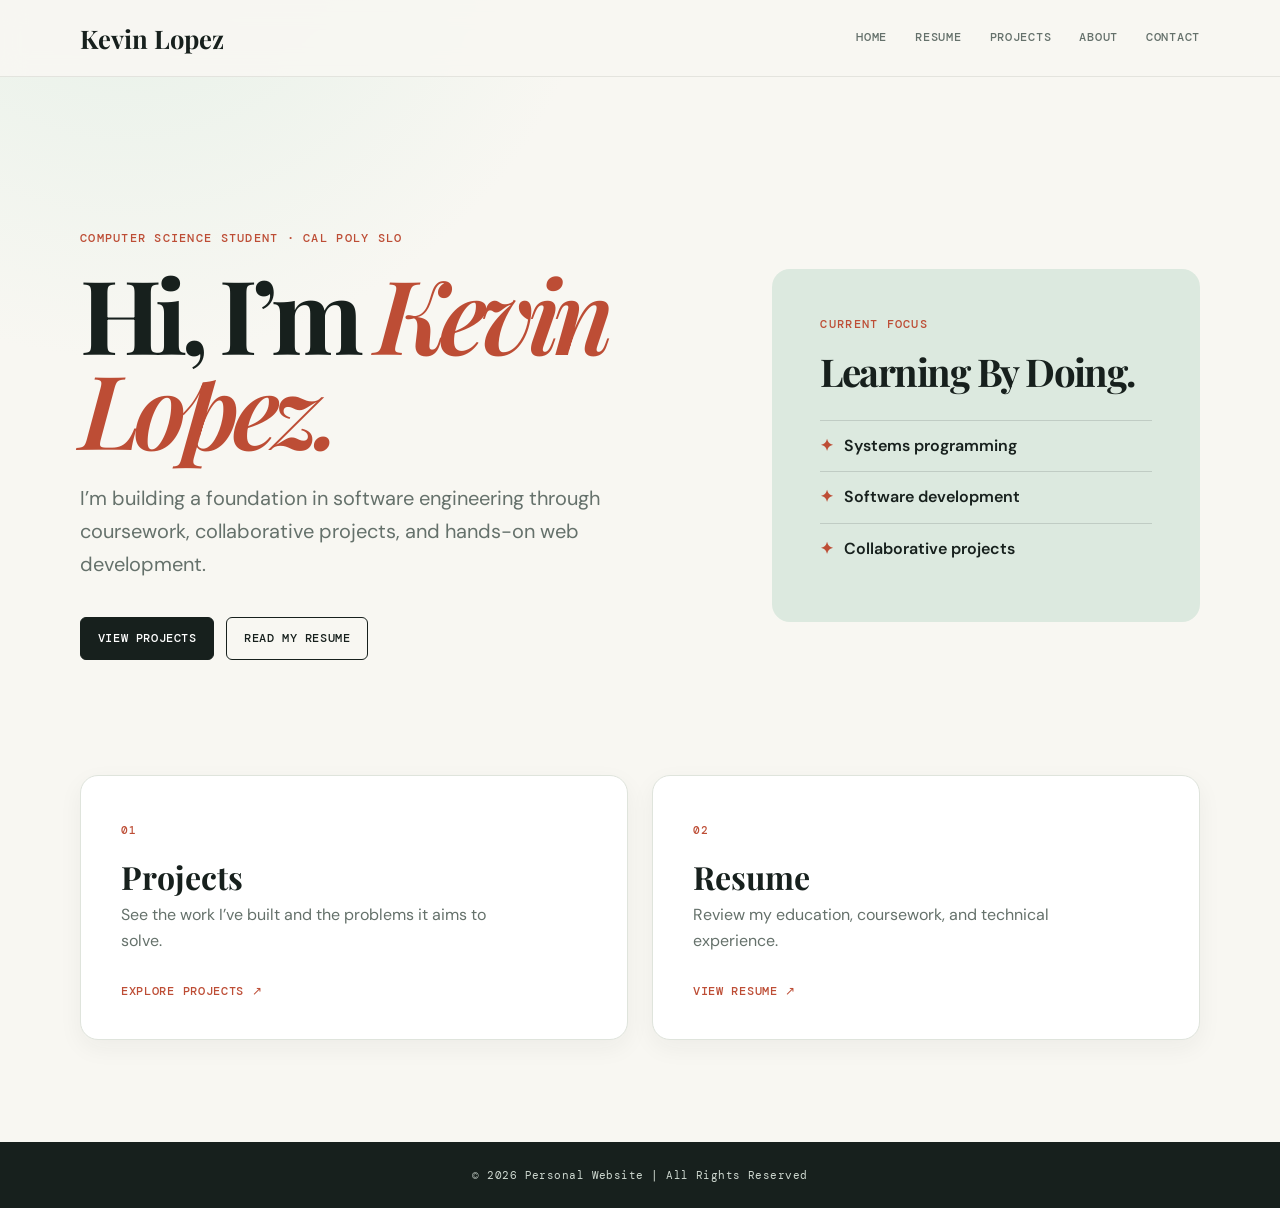
<file: index.html>
<!DOCTYPE html>
<html>
    <head>
        <meta charset="UTF-8">
        <title>Home Page</title>
        <link rel="stylesheet" href="styles.css">
    </head>
    <body>
        <nav class = "navbar">
            <h1 class = "logo">
                <a href="index.html">Kevin Lopez</a>
                <ul class="nav-list">
                    <li><a href="index.html">Home</a></li>
                    <li><a href="resume.html">Resume</a></li>
                    <li><a href="projects.html">Projects</a></li>
                    <li><a href="about.html">About</a></li>
                    <li><a href="contact.html">Contact</a></li>
                </ul>
            </h1>
        </nav>
        <main>
            <section class="home-hero" aria-labelledby="home-heading">
                <div class="home-copy">
                    <p class="home-eyebrow">Computer Science student · Cal Poly SLO</p>
                    <h1 id="home-heading">Hi, I’m <em>Kevin Lopez.</em></h1>
                    <p class="home-lede">I’m building a foundation in software engineering through coursework, collaborative projects, and hands-on web development.</p>
                    <div class="home-actions">
                        <a href="projects.html">View projects</a>
                        <a class="secondary-action" href="resume.html">Read my resume</a>
                    </div>
                </div>
                <aside class="home-focus" aria-label="Current focus areas">
                    <p class="focus-label">Current focus</p>
                    <h2>Learning By Doing.</h2>
                    <ul>
                        <li>Systems programming</li>
                        <li>Software development</li>
                        <li>Collaborative projects</li>
                    </ul>
                </aside>
            </section>
            <section class="home-explore" aria-label="Explore my work">
                <a class="explore-card" href="projects.html">
                    <span>01</span>
                    <h2>Projects</h2>
                    <p>See the work I’ve built and the problems it aims to solve.</p>
                    <strong>Explore projects ↗</strong>
                </a>
                <a class="explore-card" href="resume.html">
                    <span>02</span>
                    <h2>Resume</h2>
                    <p>Review my education, coursework, and technical experience.</p>
                    <strong>View resume ↗</strong>
                </a>
            </section>
        </main>
        <footer class = "footer">© 2026 Personal Website | All Rights Reserved</footer>
    </body>
</html>
</file>
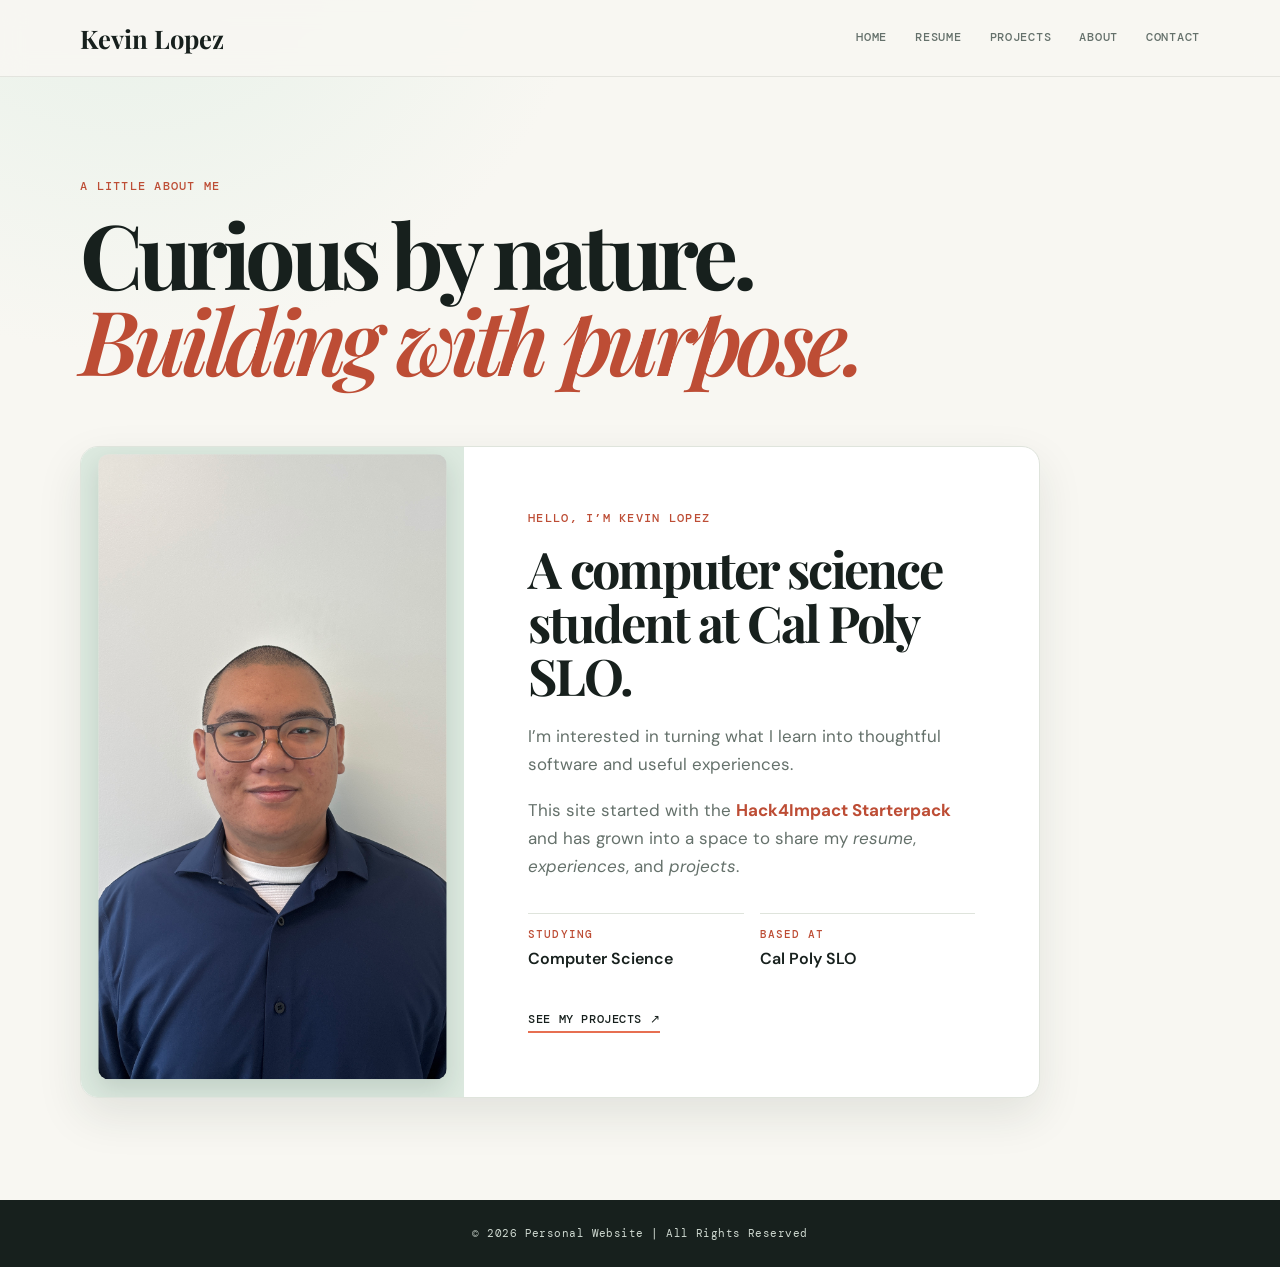
<file: about.html>
<!DOCTYPE html>
<html>
    <head>
        <meta charset="UTF-8">
        <title>About</title>
        <link rel="stylesheet" href="styles.css">
    </head>
    <body>
        <nav class ="navbar">
            <h1 class= "logo">
                <a href="index.html">Kevin Lopez</a>
                <ul class="nav-list">
                    <li><a href="index.html">Home</a></li>
                    <li><a href="resume.html">Resume</a></li>
                    <li><a href="projects.html">Projects</a></li>
                    <li><a href="about.html">About</a></li>
                    <li><a href="contact.html">Contact</a></li>
                </ul>
            </h1>
        </nav>
        <main>
            <header class="about-header">
                <p class="about-eyebrow">A little about me</p>
                <h1>Curious by nature.<br><em>Building with purpose.</em></h1>
            </header>
            <section class="about-profile" aria-labelledby="about-heading">
                <div class="about-image about-portrait">
                    <img src="me.JPG" alt="Image of Kevin Lopez">
                </div>
                <div class="about-copy">
                    <p class="about-kicker">Hello, I’m Kevin Lopez</p>
                    <h2 id="about-heading">A computer science student at Cal Poly SLO.</h2>
                    <p>I’m interested in turning what I learn into thoughtful software and useful experiences.</p>
                    <p>This site started with the <strong>Hack4Impact Starterpack</strong> and has grown into a space to share my <em>resume</em>, <em>experiences</em>, and <em>projects</em>.</p>
                    <dl class="about-facts">
                        <div>
                            <dt>Studying</dt>
                            <dd>Computer Science</dd>
                        </div>
                        <div>
                            <dt>Based at</dt>
                            <dd>Cal Poly SLO</dd>
                        </div>
                    </dl>
                    <a class="about-cta" href="projects.html">See my projects ↗</a>
                </div>
            </section>
        </main>
        <footer class="footer">© 2026 Personal Website | All Rights Reserved</footer>
    </body>
</html>
</file>
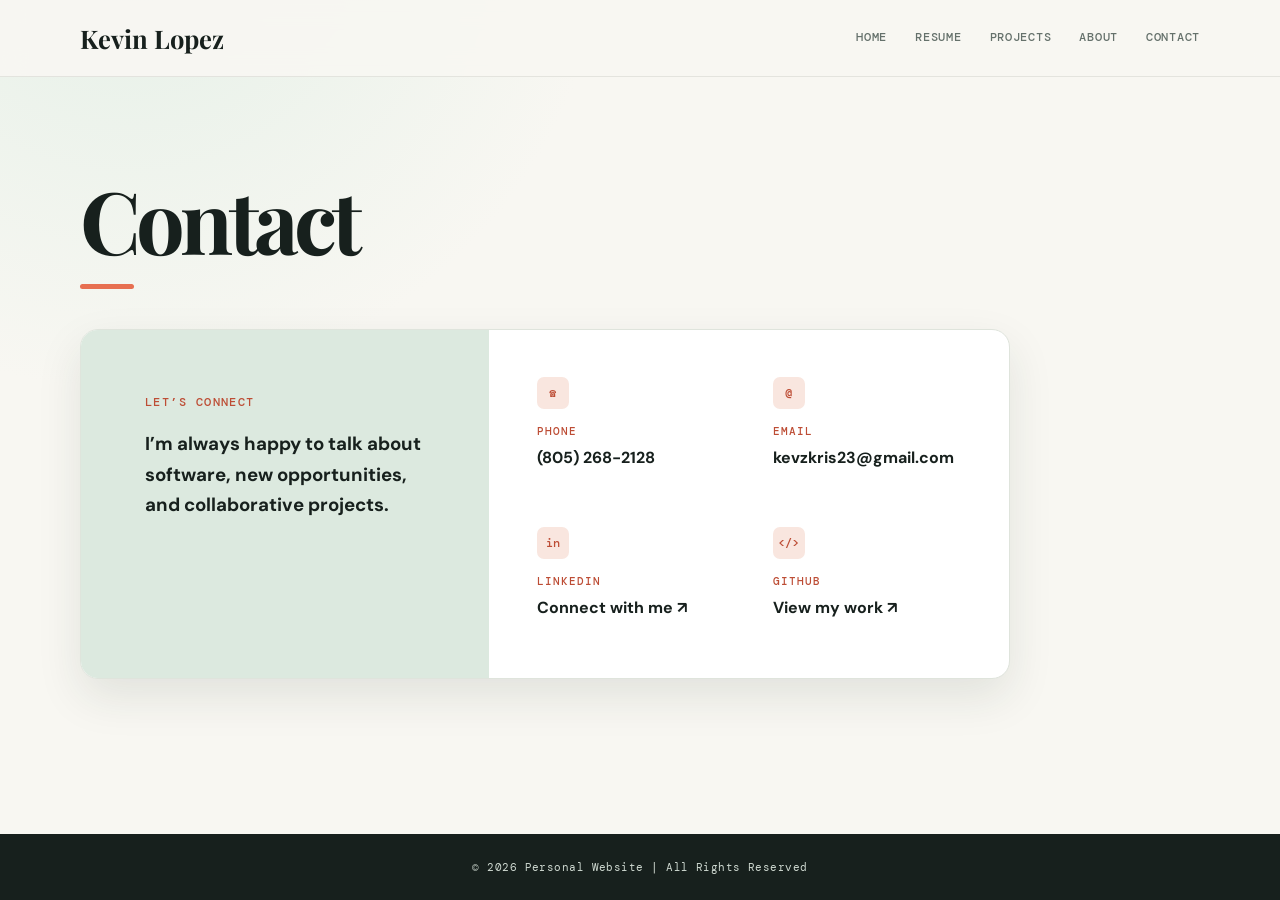
<file: contact.html>
<!DOCTYPE html>
<html>
    <head>
        <meta charset="UTF-8">
        <title>Contact</title>
        <link rel="stylesheet" href="styles.css">
    </head>
    <body>
        <nav class="navbar">
            <h1 class="logo">
            <a href="index.html">Kevin Lopez</a>
                <ul class="nav-list">
                    <li><a href="index.html">Home</a></li>
                    <li><a href="resume.html">Resume</a></li>
                    <li><a href="projects.html">Projects</a></li>
                    <li><a href="about.html">About</a></li>
                    <li><a href="contact.html">Contact</a></li>
                </ul>
            </h1>
        </nav>
        <main>
            <h1 class = "page-title">Contact</h1>
            <section class="contact-card" aria-labelledby="contact-heading">
                <div class="contact-intro">
                    <p class="contact-eyebrow">Let’s connect</p>
                    <h3>I’m always happy to talk about software, new opportunities, and collaborative projects.</h3>
                </div>
                <address class="contact-details">
                    <a class="contact-link" href="tel:+18052682128">
                        <span class="contact-icon" aria-hidden="true">☎</span>
                        <span>Phone</span>
                        <strong>(805) 268-2128</strong>
                    </a>
                    <a class="contact-link" href="mailto:kevzkris23@gmail.com">
                        <span class="contact-icon" aria-hidden="true">@</span>
                        <span>Email</span>
                        <strong>kevzkris23@gmail.com</strong>
                    </a>
                    <a class="contact-link" href="https://www.linkedin.com/in/kkl23">
                        <span class="contact-icon" aria-hidden="true">in</span>
                        <span>LinkedIn</span>
                        <strong>Connect with me ↗</strong>
                    </a>
                    <a class="contact-link" href="https://github.com/klope102">
                        <span class="contact-icon" aria-hidden="true">&lt;/&gt;</span>
                        <span>GitHub</span>
                        <strong>View my work ↗</strong>
                    </a>
                </address>
            </section>
        </main>
        <footer class="footer">© 2026 Personal Website | All Rights Reserved</footer>
    </body>
</html>
</file>
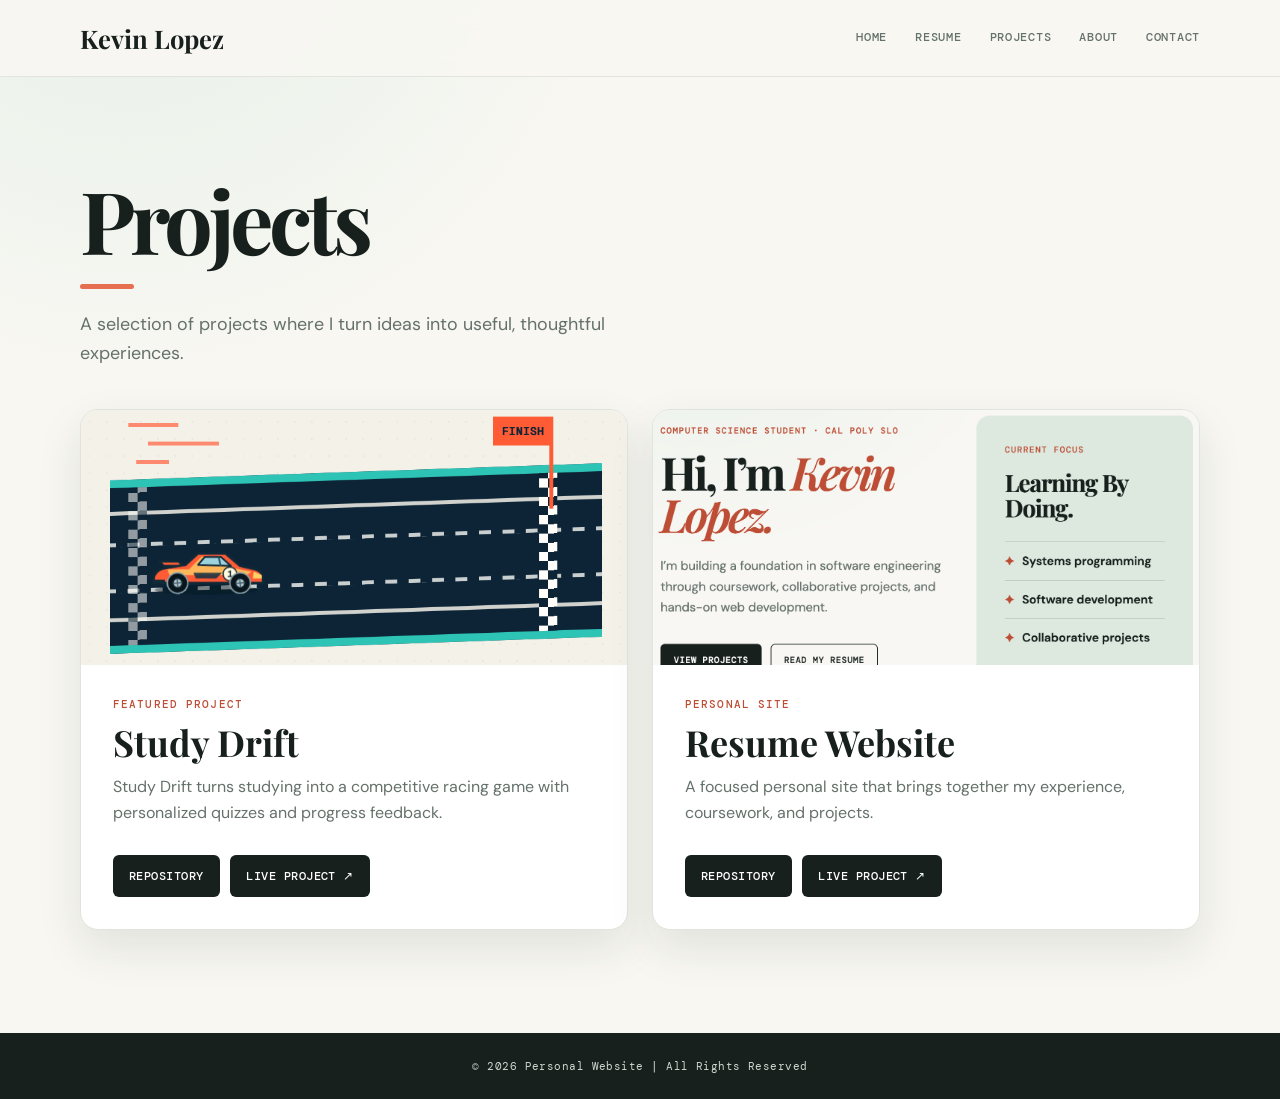
<file: projects.html>
<!DOCTYPE html>
<html>
    <head>
        <meta charset="UTF-8">
        <title>Projects</title>
        <link rel="stylesheet" href="styles.css">
    </head>
    <body>
        <nav class="navbar">
            <h1 class="logo">
                <a href="index.html">Kevin Lopez</a>
                <ul class="nav-list">
                    <li><a href="index.html">Home</a></li>
                    <li><a href="resume.html">Resume</a></li>
                    <li><a href="projects.html">Projects</a></li>
                    <li><a href="about.html">About</a></li>
                    <li><a href="contact.html">Contact</a></li>
                </ul>
            </h1>
        </nav>
        <main>
          <h1 class = "page-title">Projects</h1>
          <p class="portfolio-intro">A selection of projects where I turn ideas into useful, thoughtful experiences.</p>
          <section class="project-grid" aria-label="Featured projects">
            <article class="project">
              <a class="project-image-link study-drift-preview" href="https://study-drift.chalky-orbit-8634.chatgpt.site/">
                <img src="study_drift.png" alt="Study Drift application preview">
              </a>
              <div class="project-details">
                  <p class="project-label">Featured project</p>
                  <h2 class="project-name">Study Drift</h2>
                  <p class="project-description">Study Drift turns studying into a competitive racing game with personalized quizzes and progress feedback.</p>
                  <div class="project-links">
                    <a href="https://github.com/rbautista2005/study-drift">Repository</a>
                    <a href="https://study-drift.chalky-orbit-8634.chatgpt.site/">Live project ↗</a>
                  </div>
              </div>
            </article>

            <article class="project">
              <a class="project-image-link resume-site-preview" href="https://klope102.github.io/">
                <img src="resume_site.png" alt="image of resume site">
              </a>
              <div class="project-details">
                  <p class="project-label">Personal site</p>
                  <h2 class="project-name">Resume Website</h2>
                  <p class="project-description">A focused personal site that brings together my experience, coursework, and projects.</p>
                  <div class="project-links">
                    <a href="https://github.com/klope102/klope102.github.io">Repository</a>
                    <a href="https://klope102.github.io/">Live project ↗</a>
                  </div>
              </div>
            </article>
          </section>
        </main>
        <footer class="footer">© 2026 Personal Website | All Rights Reserved</footer>
    </body>
</html>
</file>
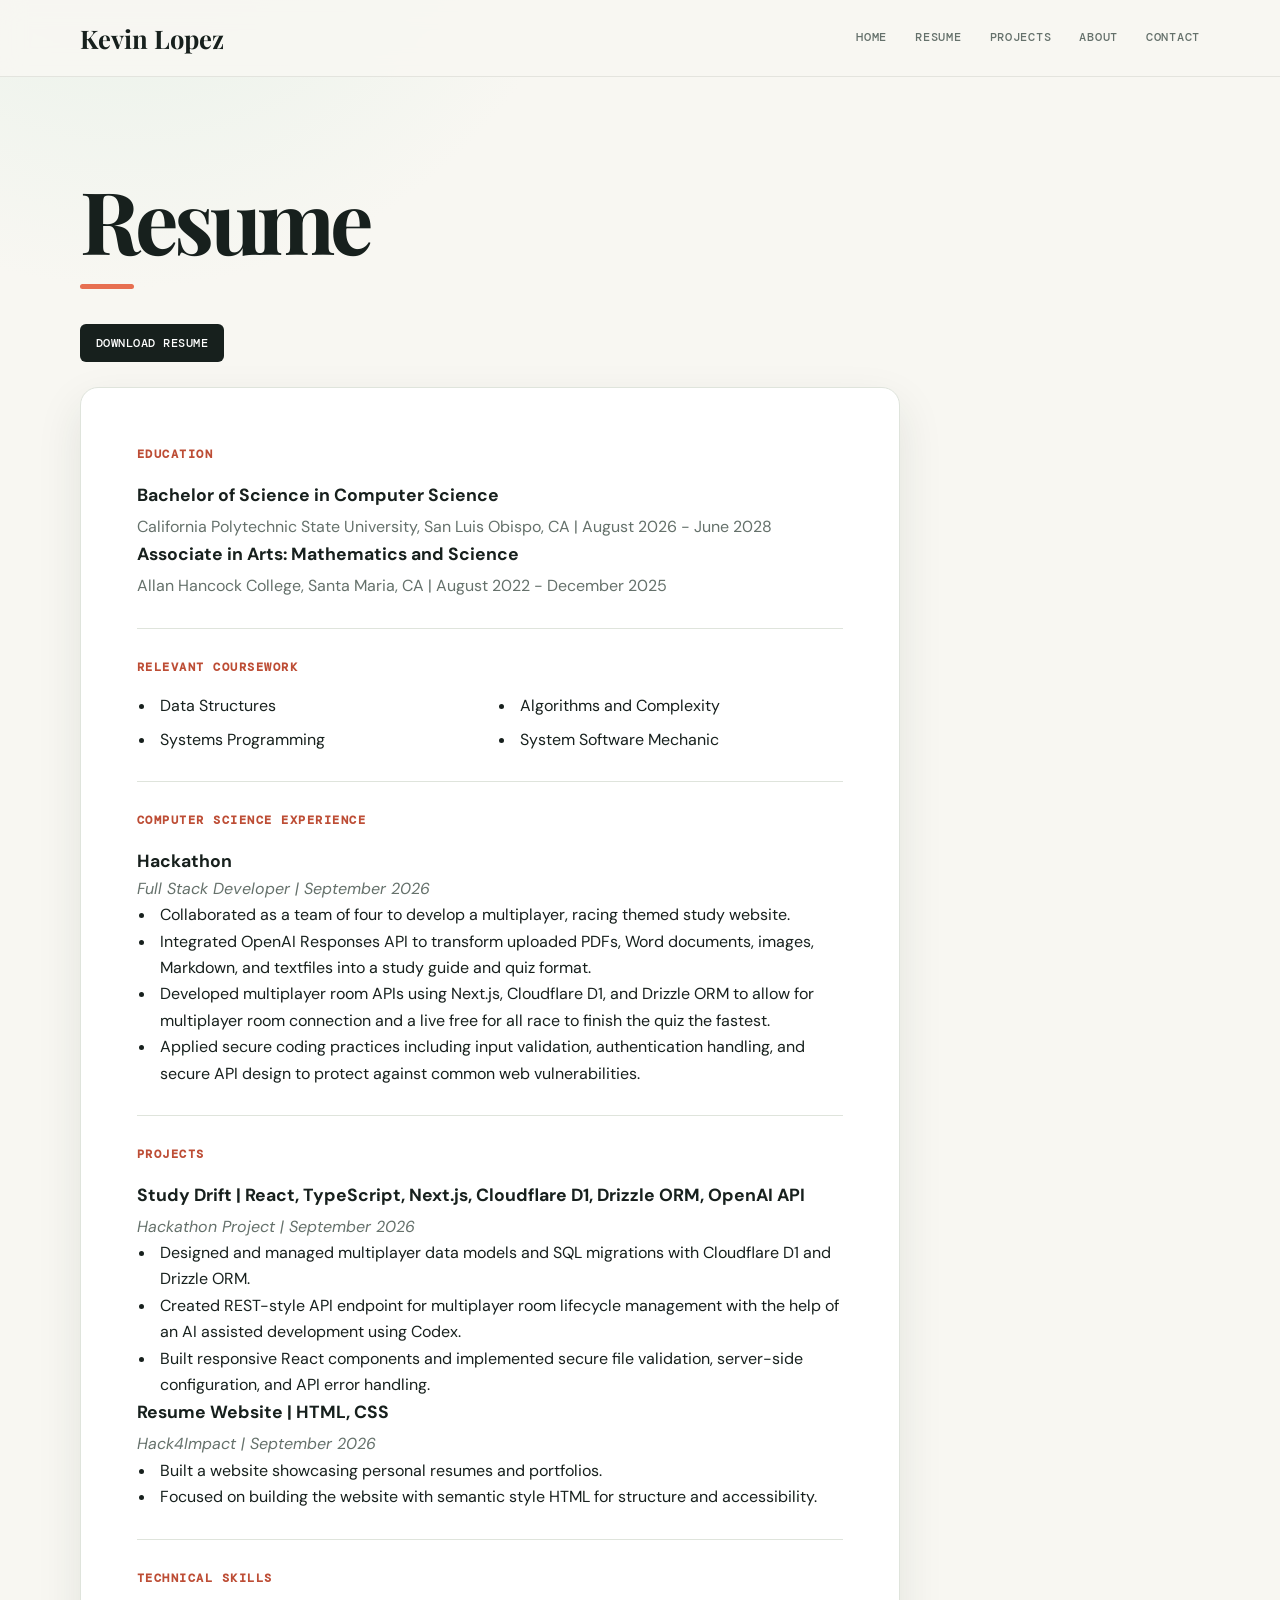
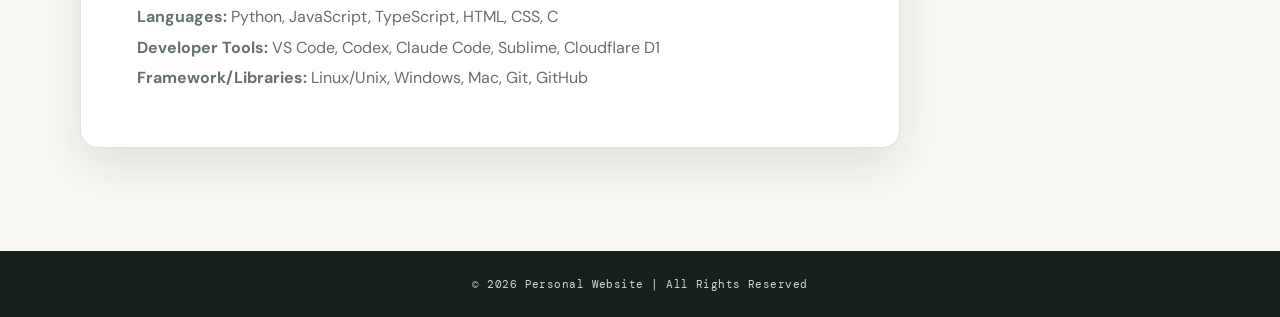
<file: resume.html>
<!DOCTYPE html>
<html>
    <head>
        <title>Resume</title>
        <link rel="stylesheet" href="styles.css">
    </head>
    <body>
        <nav class="navbar">
            <h1 class="logo">
                <a href="index.html">Kevin Lopez</a>
                <ul class="nav-list">
                    <li><a href="index.html">Home</a></li>
                    <li><a href="resume.html">Resume</a></li>
                    <li><a href="projects.html">Projects</a></li>
                    <li><a href="about.html">About</a></li>
                    <li><a href="contact.html">Contact</a></li>
                </ul>
            </h1>
        </nav>
        <main>
            <h1 class = "page-title">Resume</h1>
            <a href = "Resume.pdf" download>Download Resume</a>
            <div class = "resume">
                <section class = "section">
                    <h2 class = "section-title">Education</h2>
                    <div class="entry">
                        <h3 class="entry-title">Bachelor of Science in Computer Science</h3>
                        <p class="entry-info">California Polytechnic State University, San Luis Obispo, CA | August 2026 - June 2028</p>
                        <h3 class="entry-title">Associate in Arts: Mathematics and Science</h3>
                        <p class="entry-info">Allan Hancock College, Santa Maria, CA | August 2022 - December 2025</p>
                    </div>
                </section>
                <section class = "section">
                    <h2 class = "section-title">Relevant Coursework</h2>
                    <ul class="course-list">
                        <li>Data Structures</li>
                        <li>Algorithms and Complexity</li>
                        <li>Systems Programming</li>
                        <li>System Software Mechanic</li>
                    </ul>
                </section>
                <section class = "section">
                    <h2 class = "section-title">Computer Science Experience</h2>
                    <h3 class = "entry-title">Hackathon</h3>
                    <i class="entry-info">Full Stack Developer | September 2026</i>
                    <ul class="skill-list">
                        <li>Collaborated as a team of four to develop a multiplayer, racing themed study website.</li>
                        <li>Integrated OpenAI Responses API to transform uploaded PDFs, Word documents, images, Markdown, and textfiles into a study guide and quiz format.</li>
                        <li>Developed multiplayer room APIs using Next.js, Cloudflare D1, and Drizzle ORM to allow for multiplayer room connection and a live free for all race to finish the quiz the fastest.</li>
                        <li>Applied secure coding practices including input validation, authentication handling, and secure API design to protect against common web vulnerabilities.</li>
                    </ul>
                </section>
                <section class = "section">
                    <h2 class = "section-title">Projects</h2>
                    <div class="entry">
                        <h3 class="entry-title">Study Drift | React, TypeScript, Next.js, Cloudflare D1, Drizzle ORM, OpenAI API</h3>
                        <p class="entry-info"><i>Hackathon Project | September 2026</i></p>
                        <ul class="skill-list">
                            <li>Designed and managed multiplayer data models and SQL migrations with Cloudflare D1 and Drizzle ORM.</li>
                            <li>Created REST-style API endpoint for multiplayer room lifecycle management with the help of an AI assisted development using Codex.</li>
                            <li>Built responsive React components and implemented secure file validation, server-side configuration, and API error handling.</li>
                        </ul>
                        <h3 class="entry-title">Resume Website | HTML, CSS</h3>
                        <p class="entry-info"><i>Hack4Impact | September 2026</i></p>
                        <ul class="skill-list">
                            <li>Built a website showcasing personal resumes and portfolios.</li>
                            <li>Focused on building the website with semantic style HTML for structure and accessibility.</li>
                        </ul>
                    </div>
                </section>
                <section class = "section">
                    <h2 class = "section-title">Technical Skills</h2>
                    <div class="entry">
                        <p class="entry-info"><b>Languages: </b>Python, JavaScript, TypeScript, HTML, CSS, C</p>
                        <p class="entry-info"><b>Developer Tools: </b>VS Code, Codex, Claude Code, Sublime, Cloudflare D1</p>
                        <p class="entry-info"><b>Framework/Libraries: </b>Linux/Unix, Windows, Mac, Git, GitHub</p>
                    </div>
                </section>
            </div>
        </main>
        <footer class="footer">© 2026 Personal Website | All Rights Reserved</footer>
    </body>
</html>
</file>
<file: styles.css>
@import url("https://fonts.googleapis.com/css2?family=DM+Mono:wght@400;500&family=DM+Sans:opsz,wght@9..40,400;9..40,500;9..40,600;9..40,700&family=Playfair+Display:ital,wght@0,600;0,700;1,600&display=swap");

:root {
  --ink: #17201d;
  --muted: #65716b;
  --paper: #f8f7f2;
  --surface: #ffffff;
  --line: #dfe4dc;
  --accent: #e76f51;
  --accent-dark: #bd4d35;
  --sage: #dce9df;
  --shadow: 0 18px 45px rgba(31, 48, 39, 0.10);
}

* { box-sizing: border-box; }

html { min-height: 100%; }

body {
  min-height: 100vh;
  margin: 0;
  color: var(--ink);
  background:
    radial-gradient(circle at 10% -10%, #e4f0e7 0, transparent 30rem),
    var(--paper);
  font-family: "DM Sans", Arial, sans-serif;
  line-height: 1.65;
  display: flex;
  flex-direction: column;
}

a { color: inherit; }

.navbar {
  width: 100%;
  min-height: 76px;
  padding: 0 6vw;
  background: rgba(248, 247, 242, 0.92);
  border-bottom: 1px solid rgba(23, 32, 29, 0.09);
  backdrop-filter: blur(12px);
  position: sticky;
  top: 0;
  z-index: 10;
}

.logo {
  max-width: 1120px;
  min-height: 76px;
  margin: 0 auto;
  display: flex;
  align-items: center;
  justify-content: space-between;
  gap: 2rem;
  font-family: "Playfair Display", Georgia, serif;
  font-size: clamp(1.35rem, 2vw, 1.65rem);
}

.logo > a {
  text-decoration: none;
  white-space: nowrap;
}

.nav-list {
  display: flex;
  align-items: center;
  gap: clamp(0.9rem, 2.2vw, 1.8rem);
  padding: 0;
  margin: 0;
  list-style: none;
  font-family: "DM Mono", monospace;
  font-size: 0.73rem;
  font-weight: 500;
  letter-spacing: 0.06em;
  text-transform: uppercase;
}

.nav-list a {
  color: var(--muted);
  text-decoration: none;
  transition: color 160ms ease;
}

.nav-list a:hover,
.nav-list a:focus-visible { color: var(--accent-dark); }

main {
  width: min(1120px, 100% - 3rem);
  margin: 0 auto;
  padding: clamp(3.5rem, 8vw, 6.5rem) 0;
  flex: 1;
}

.page-title {
  max-width: 720px;
  margin: 0 0 2.5rem;
  font-family: "Playfair Display", Georgia, serif;
  font-size: clamp(3rem, 8vw, 5.4rem);
  line-height: 0.96;
  letter-spacing: -0.055em;
}

.page-title::after {
  content: "";
  display: block;
  width: 54px;
  height: 5px;
  margin-top: 1.35rem;
  border-radius: 999px;
  background: var(--accent);
}

.home-hero { display: grid; grid-template-columns: minmax(0, 1.2fr) minmax(290px, 0.8fr); align-items: stretch; gap: clamp(1.5rem, 4vw, 4rem); min-height: 470px; }
.home-copy { display: flex; flex-direction: column; justify-content: center; padding: clamp(1rem, 4vw, 3.5rem) 0; }
.home-eyebrow, .focus-label { margin: 0 0 1.2rem; color: var(--accent-dark); font: 500 0.72rem "DM Mono", monospace; letter-spacing: 0.11em; text-transform: uppercase; }
.home-copy h1 { max-width: 700px; margin: 0; font-family: "Playfair Display", Georgia, serif; font-size: clamp(3.6rem, 8vw, 6.8rem); line-height: 0.93; letter-spacing: -0.065em; }
.home-copy h1 em { color: var(--accent-dark); font-weight: 600; }
.home-lede { max-width: 590px; margin: 1.7rem 0 0; color: var(--muted); font-size: clamp(1.05rem, 1.8vw, 1.25rem); }
.home-actions { display: flex; flex-wrap: wrap; gap: 0.75rem; margin-top: 2.2rem; }
.home-actions a { padding: 0.8rem 1.05rem; color: #fff; background: var(--ink); border: 1px solid var(--ink); border-radius: 6px; font: 500 0.74rem "DM Mono", monospace; letter-spacing: 0.05em; text-decoration: none; text-transform: uppercase; transition: background 160ms ease, color 160ms ease, transform 160ms ease; }
.home-actions a:hover { background: var(--accent-dark); border-color: var(--accent-dark); transform: translateY(-2px); }
.home-actions .secondary-action { color: var(--ink); background: transparent; }
.home-actions .secondary-action:hover { color: var(--accent-dark); background: #fbf2ee; border-color: #f3c6b9; }
.home-focus { align-self: center; padding: clamp(2rem, 5vw, 3rem); background: var(--sage); border-radius: 18px; }
.home-focus h2 { margin: 0 0 1.8rem; font-family: "Playfair Display", Georgia, serif; font-size: clamp(2rem, 3vw, 2.7rem); line-height: 1.05; letter-spacing: -0.04em; }
.home-focus ul { padding: 0; margin: 0; list-style: none; }
.home-focus li { padding: 0.75rem 0; border-top: 1px solid rgba(23, 32, 29, 0.14); font-weight: 600; }
.home-focus li::before { content: "✦"; margin-right: 0.65rem; color: var(--accent-dark); }
.home-explore { display: grid; grid-template-columns: repeat(2, minmax(0, 1fr)); gap: 1.5rem; margin-top: 4rem; }
.explore-card { display: block; padding: clamp(1.6rem, 4vw, 2.5rem); color: var(--ink); background: var(--surface); border: 1px solid var(--line); border-radius: 18px; box-shadow: 0 8px 25px rgba(31, 48, 39, 0.05); text-decoration: none; transition: transform 180ms ease, box-shadow 180ms ease; }
.explore-card:hover { transform: translateY(-4px); box-shadow: var(--shadow); }
.explore-card > span { color: var(--accent-dark); font: 500 0.7rem "DM Mono", monospace; letter-spacing: 0.1em; }
.explore-card h2 { margin: 1rem 0 0.5rem; font-family: "Playfair Display", Georgia, serif; font-size: 2rem; line-height: 1.1; }
.explore-card p { max-width: 390px; margin: 0; color: var(--muted); }
.explore-card strong { display: block; margin-top: 1.8rem; color: var(--accent-dark); font: 500 0.72rem "DM Mono", monospace; letter-spacing: 0.06em; text-transform: uppercase; }

.about {
  display: grid;
  grid-template-columns: minmax(230px, 0.72fr) 1fr;
  align-items: center;
  gap: clamp(2rem, 5vw, 5rem);
  max-width: 930px;
  padding: clamp(1.5rem, 4vw, 3rem);
  background: var(--surface);
  border: 1px solid var(--line);
  border-radius: 18px;
  box-shadow: var(--shadow);
}

.about-image {
  background: var(--sage);
  border-radius: 12px;
  overflow: hidden;
}

.about-image img {
  width: 100%;
  display: block;
  aspect-ratio: 1 / 1;
  object-fit: contain;
  padding: 1.5rem;
}

.about-text { font-size: 1.1rem; }
.about-text p { margin: 0 0 1.25rem; }
.about-text p:last-child { margin-bottom: 0; }
.about-text strong { color: var(--accent-dark); }

.about-header { margin-bottom: clamp(2.5rem, 5vw, 4rem); }
.about-eyebrow, .about-kicker { margin: 0 0 1rem; color: var(--accent-dark); font: 500 0.72rem "DM Mono", monospace; letter-spacing: 0.11em; text-transform: uppercase; }
.about-header h1 { max-width: 820px; margin: 0; font-family: "Playfair Display", Georgia, serif; font-size: clamp(3.2rem, 7vw, 6rem); line-height: 0.96; letter-spacing: -0.06em; }
.about-header h1 em { color: var(--accent-dark); font-weight: 600; }
.about-profile { display: grid; grid-template-columns: minmax(280px, 0.8fr) minmax(0, 1.2fr); align-items: stretch; max-width: 960px; overflow: hidden; background: var(--surface); border: 1px solid var(--line); border-radius: 18px; box-shadow: var(--shadow); }
.about-portrait { min-height: 100%; border-radius: 0; position: relative; }
.about-portrait img { position: absolute; inset: 1.5rem; width: calc(100% - 3rem); height: calc(100% - 3rem); min-height: 0; padding: 0; aspect-ratio: auto; object-fit: cover; object-position: center 63%; border-radius: 10px; box-shadow: 0 10px 24px rgba(31, 48, 39, 0.14); transform: scale(1.04); transform-origin: center 70%; }
.about-copy { padding: clamp(2rem, 5vw, 4rem); }
.about-copy h2 { max-width: 560px; margin: 0 0 1.3rem; font-family: "Playfair Display", Georgia, serif; font-size: clamp(2rem, 4vw, 3.15rem); line-height: 1.06; letter-spacing: -0.045em; }
.about-copy > p:not(.about-kicker) { max-width: 560px; margin: 0 0 1.1rem; color: var(--muted); font-size: 1.06rem; }
.about-copy strong { color: var(--accent-dark); }
.about-facts { display: grid; grid-template-columns: repeat(2, minmax(0, 1fr)); gap: 1rem; margin: 2rem 0; }
.about-facts div { padding-top: 0.8rem; border-top: 1px solid var(--line); }
.about-facts dt { color: var(--accent-dark); font: 500 0.68rem "DM Mono", monospace; letter-spacing: 0.1em; text-transform: uppercase; }
.about-facts dd { margin: 0.35rem 0 0; font-weight: 600; }
.about-cta { display: inline-block; padding-bottom: 0.25rem; color: var(--ink); border-bottom: 2px solid var(--accent); font: 500 0.74rem "DM Mono", monospace; letter-spacing: 0.05em; text-decoration: none; text-transform: uppercase; }
.about-cta:hover { color: var(--accent-dark); }

.portfolio-intro { max-width: 600px; margin: -1.2rem 0 2.5rem; color: var(--muted); font-size: 1.12rem; }
.project-grid { display: grid; grid-template-columns: repeat(2, minmax(0, 1fr)); gap: 1.5rem; }
.project { display: flex; flex-direction: column; overflow: hidden; background: var(--surface); border: 1px solid var(--line); border-radius: 18px; box-shadow: var(--shadow); transition: transform 180ms ease, box-shadow 180ms ease; }
.project:hover { transform: translateY(-5px); box-shadow: 0 23px 48px rgba(31, 48, 39, 0.14); }
.project-image-link { display: block; height: 255px; overflow: hidden; background: var(--sage); }
.project-image-link img { width: 100%; height: 100%; display: block; object-fit: cover; object-position: center; transition: transform 260ms ease; }
.study-drift-preview { background: #e7e1d7; }
.resume-site-preview { background: #edf1ea; }
.resume-site-preview img { object-position: top center; }
.project:hover .project-image-link img { transform: scale(1.045); }
.project-details { display: flex; flex: 1; flex-direction: column; padding: 2rem; }
.project-label { margin: 0 0 0.75rem; color: var(--accent-dark); font: 500 0.7rem "DM Mono", monospace; letter-spacing: 0.1em; text-transform: uppercase; }
.project-name { margin: 0 0 0.75rem; font-family: "Playfair Display", Georgia, serif; font-size: clamp(1.8rem, 3vw, 2.25rem); line-height: 1.08; }
.project-description { margin: 0; color: var(--muted); }
.project-links { display: flex; flex-wrap: wrap; gap: 0.65rem; margin-top: auto; padding-top: 1.8rem; }
.project-links a, main > a {
  width: fit-content;
  padding: 0.7rem 1rem;
  color: #fff;
  background: var(--ink);
  border-radius: 6px;
  font-family: "DM Mono", monospace;
  font-size: 0.75rem;
  font-weight: 500;
  letter-spacing: 0.04em;
  text-decoration: none;
  text-transform: uppercase;
  transition: background 160ms ease, transform 160ms ease;
}

.project-links a:hover, main > a:hover { background: var(--accent-dark); transform: translateY(-2px); }

.resume {
  max-width: 820px;
  margin-top: 2rem;
  padding: clamp(1.7rem, 5vw, 3.5rem);
  background: var(--surface);
  border: 1px solid var(--line);
  border-radius: 18px;
  box-shadow: var(--shadow);
}

.section { padding: 1.75rem 0; border-bottom: 1px solid var(--line); }
.section:first-child { padding-top: 0; }
.section:last-child { padding-bottom: 0; border-bottom: 0; }
.section-title { margin: 0 0 1rem; color: var(--accent-dark); font-family: "DM Mono", monospace; font-size: 0.78rem; letter-spacing: 0.12em; text-transform: uppercase; }
.entry-title { margin: 0; font-size: 1.1rem; }
.entry-info { margin: 0.25rem 0 0; color: var(--muted); }
.entry-description { margin: 0.65rem 0 0; }
.course-list { display: grid; grid-template-columns: repeat(2, minmax(0, 1fr)); gap: 0.45rem 2rem; margin: 0; padding-left: 1.2rem; }
.skill-list { margin: 0; padding-left: 1.2rem; }
.course-list li, .skill-list li { padding-left: 0.25rem; }
.course-list img { width: 44px; height: 44px; vertical-align: middle; margin-left: 0.4rem; }

form { width: min(100%, 620px); padding: clamp(1.5rem, 4vw, 2.5rem); background: var(--surface); border: 1px solid var(--line); border-radius: 18px; box-shadow: var(--shadow); }
label { display: block; margin: 0 0 0.45rem; font-weight: 600; }
input[type="text"], input[type="email"], textarea { width: 100%; margin: 0 0 1.2rem; padding: 0.8rem 0.9rem; color: var(--ink); background: #fbfcfa; border: 1px solid var(--line); border-radius: 6px; font: inherit; outline: none; }
textarea { min-height: 140px; resize: vertical; }
input[type="text"]:focus, input[type="email"]:focus, textarea:focus { border-color: var(--accent); box-shadow: 0 0 0 3px rgba(231, 111, 81, 0.15); }
input[type="submit"] { padding: 0.75rem 1.2rem; color: #fff; background: var(--ink); border: 0; border-radius: 6px; cursor: pointer; font: 500 0.75rem "DM Mono", monospace; letter-spacing: 0.06em; text-transform: uppercase; }
input[type="submit"]:hover { background: var(--accent-dark); }

.contact-card { display: grid; grid-template-columns: 0.88fr 1.12fr; max-width: 930px; overflow: hidden; background: var(--surface); border: 1px solid var(--line); border-radius: 18px; box-shadow: var(--shadow); }
.contact-intro { padding: clamp(2rem, 5vw, 4rem); color: var(--ink); background: var(--sage); }
.contact-eyebrow { margin: 0 0 1rem; color: var(--accent-dark); font: 500 0.75rem "DM Mono", monospace; letter-spacing: 0.12em; text-transform: uppercase; }
.contact-intro h2 { max-width: 370px; margin: 0 0 1rem; font-family: "Playfair Display", Georgia, serif; font-size: clamp(2rem, 4vw, 3rem); line-height: 1.04; letter-spacing: -0.04em; }
.contact-intro p:last-child { max-width: 350px; margin: 0; color: var(--muted); }
.contact-details { display: grid; grid-template-columns: repeat(2, minmax(0, 1fr)); margin: 0; padding: clamp(1rem, 2vw, 1.5rem); font-style: normal; }
.contact-link { min-height: 150px; padding: 1.4rem; color: var(--ink); border: 1px solid transparent; border-radius: 10px; text-decoration: none; transition: background 160ms ease, border-color 160ms ease, transform 160ms ease; }
.contact-link:hover, .contact-link:focus-visible { background: #fbf2ee; border-color: #f3c6b9; transform: translateY(-2px); }
.contact-link span { display: block; margin-bottom: 0.55rem; color: var(--accent-dark); font: 500 0.69rem "DM Mono", monospace; letter-spacing: 0.1em; text-transform: uppercase; }
.contact-link .contact-icon { display: grid; width: 2rem; height: 2rem; place-items: center; margin-bottom: 0.9rem; color: var(--accent-dark); background: #f9e6df; border-radius: 7px; font: 500 0.72rem "DM Mono", monospace; letter-spacing: 0; text-transform: none; }
.contact-link strong { display: block; font-size: 1rem; line-height: 1.35; overflow-wrap: anywhere; }

.footer { padding: 1.5rem; color: #cfd9d1; background: var(--ink); text-align: center; font-family: "DM Mono", monospace; font-size: 0.7rem; letter-spacing: 0.04em; }

@media (max-width: 680px) {
  .navbar { padding: 0 1.5rem; }
  .logo { min-height: auto; padding: 1.05rem 0; align-items: flex-start; flex-direction: column; gap: 0.75rem; }
  .nav-list { width: 100%; justify-content: space-between; gap: 0.4rem; font-size: 0.64rem; }
  main { width: min(100% - 2rem, 1120px); padding: 3.2rem 0; }
  .about, .contact-card, .about-profile { grid-template-columns: 1fr; }
  .home-hero, .home-explore { grid-template-columns: 1fr; }
  .home-hero { min-height: auto; }
  .home-copy { padding-top: 0; }
  .home-explore { margin-top: 2.5rem; }
  .project-grid { grid-template-columns: 1fr; }
  .course-list { grid-template-columns: 1fr; }
  .contact-details { grid-template-columns: 1fr; }
  .contact-link { min-height: auto; }
  .about-image img { max-height: 275px; }
  .about-portrait { min-height: 260px; }
  .about-portrait img { inset: 1rem; width: calc(100% - 2rem); height: calc(100% - 2rem); min-height: 0; object-position: center 60%; transform: scale(1.02); transform-origin: center 65%; }
  .project-image-link, .project-image-link img { min-height: 230px; height: 230px; }
}
</file>
